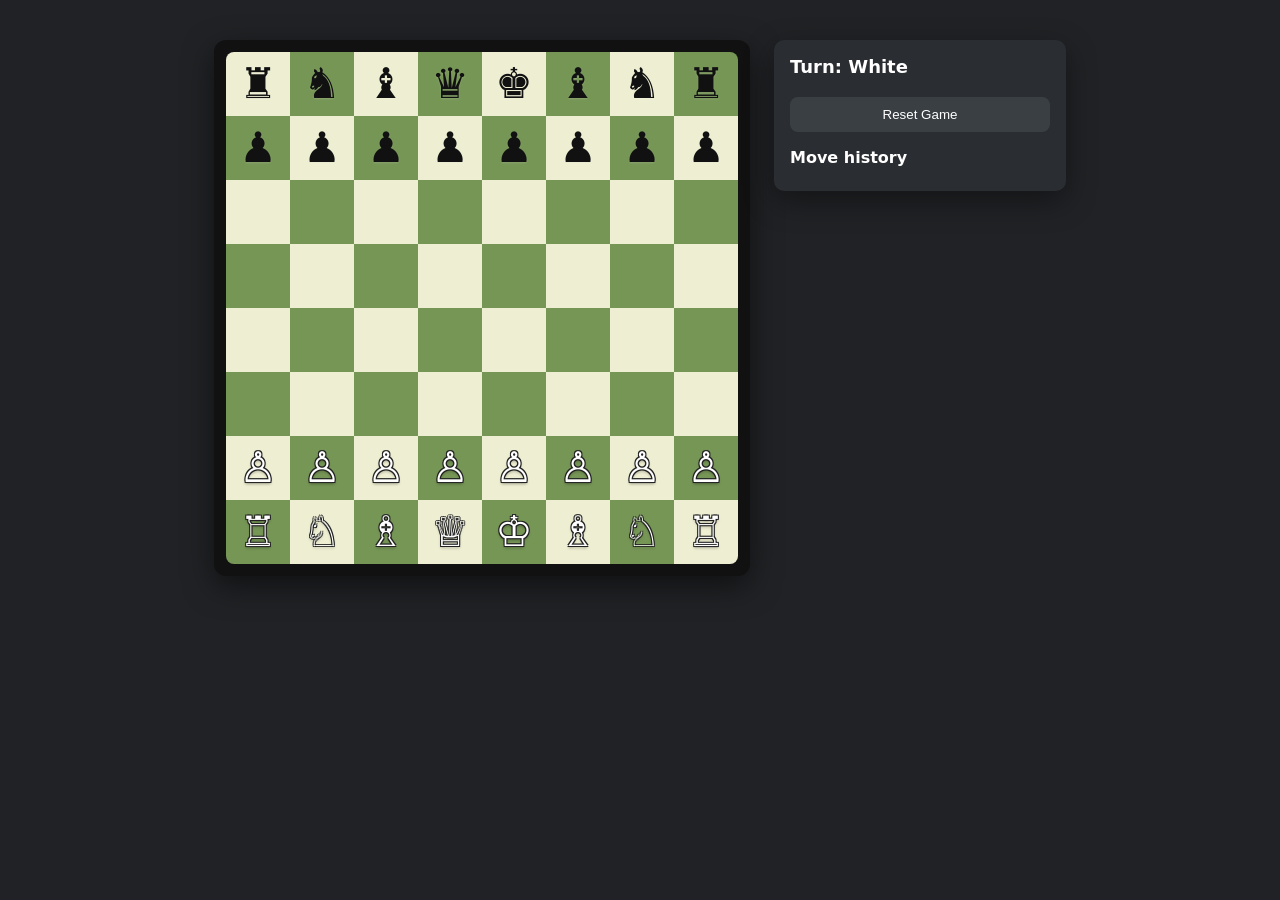
<file: index.html>
<!--
index.html
Description: Main landing page.
Author: Justin Norton
Last Updated: 05-19-2026
Notes: N/A
-->

<!doctype html>
<html lang="en">

<head>
  <meta charset="utf-8" />
  <meta name="viewport" content="width=device-width,initial-scale=1" />
  <title>Chess</title>
  <link rel="stylesheet" href="src/style.css">
</head>

<body>

  <div id="app">
    <div id="board-container">
      <div id="board"></div>
    </div>
    <div id="info">
      <div id="turn">Turn: White</div>
      <div id="status"></div>
      <button id="reset">Reset Game</button>
      <h4>Move history</h4>
      <div id="history"></div>
    </div>
  </div>

  <div id="promotion-modal" class="hidden">
    <div class="promotion-box">
      <h3>Promote Pawn</h3>

      <div class="promotion-options">
        <button data-piece="queen">♕</button>
        <button data-piece="rook">♖</button>
        <button data-piece="bishop">♗</button>
        <button data-piece="knight">♘</button>
      </div>
    </div>
  </div>

  <div id="game-over" class="hidden">
    <div class="game-over-box">
      <h2 id="game-over-title"></h2>
      <p id="game-over-message"></p>
      <button id="game-over-reset">New Game</button>
    </div>
  </div>

</body>

<!-- Scripts -->
<script type="module" src="src/main.js"></script>
</file>
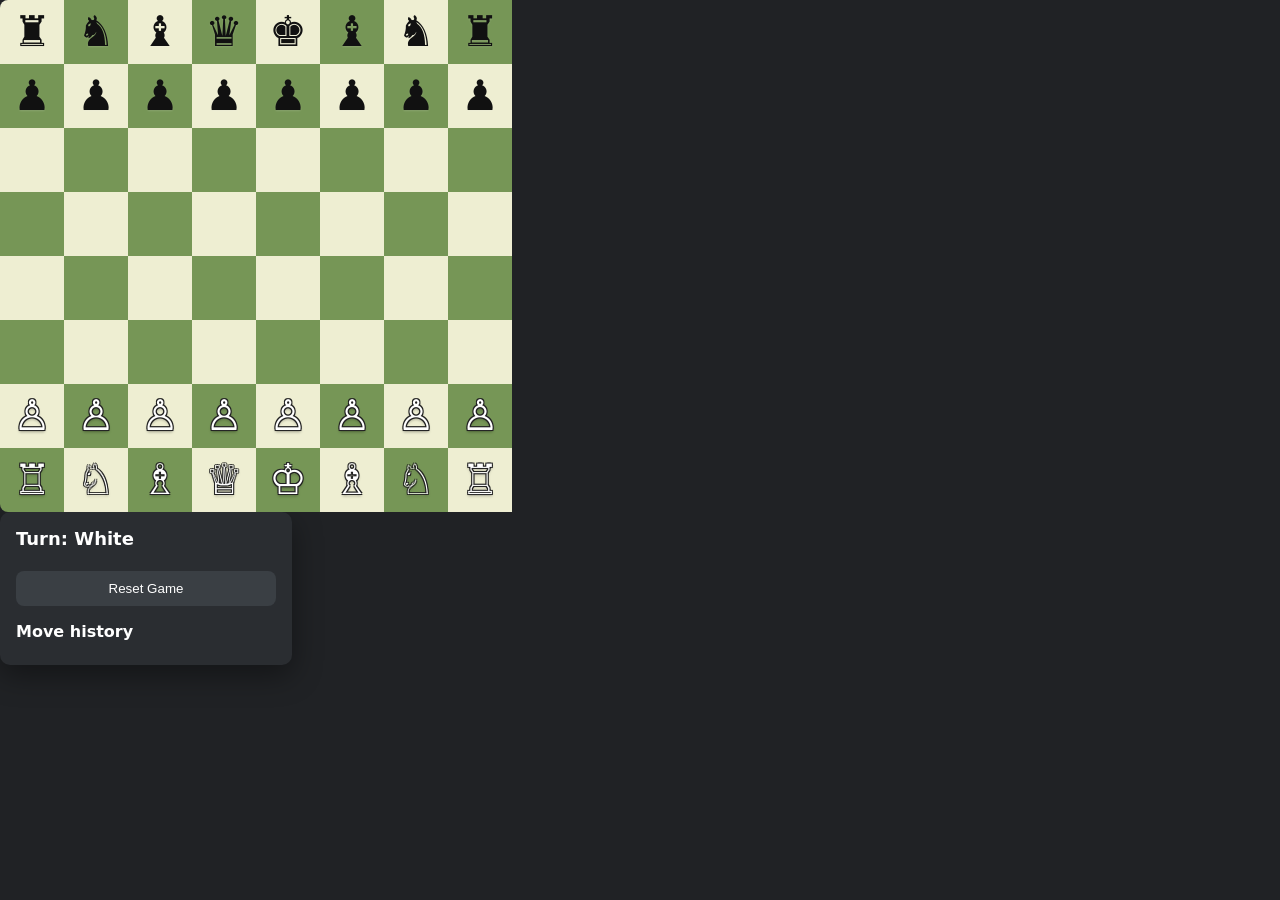
<file: public/index.html>
<!--
index.html
Description: Main landing page.
Author: Justin Norton
Last Updated: 05-19-2026
Notes: N/A
-->

<!doctype html>
<html lang="en">
<head>
  <meta charset="utf-8" />
  <meta name="viewport" content="width=device-width,initial-scale=1" />
  <title>Chess</title>
  <link rel="stylesheet" href="../src/style.css">
</head>

<body>

  <!-- Coordinates -->
  <div>
    <div class="coords"></div>
    <div id="board"></div>
  </div>

  <!-- Information -->
  <div id="info">
    <div id="turn">Turn: White</div>
    <div id="status"></div>
    <div style="margin-top:12px;"><button id="reset">Reset Game</button></div>
    <h4 style="margin-top:16px">Move history</h4>
    <div id="history"></div>
  </div>

</body>

<!-- Scripts -->
<script type="module" src="../src/main.js"></script>
</file>
<file: src/style.css>
/* =========================
 * Global Layout
 * ========================= */

body {
  margin: 0;
  font-family: system-ui, -apple-system, Segoe UI, Roboto, Arial;
  background: #202225;
  color: white;
}

#app {
  display: flex;
  justify-content: center;
  align-items: flex-start;
  gap: 24px;
  padding: 40px;
}

/* =========================
 * Board Wrapper
 * ========================= */

#board-container {
  padding: 12px;
  background: #111;
  border-radius: 12px;
  box-shadow: 0 10px 30px rgba(0,0,0,0.5);
}

/* =========================
 * Board Grid
 * ========================= */

#board {
  display: grid;
  grid-template-columns: repeat(8, 64px);
  grid-template-rows: repeat(8, 64px);
  border-radius: 8px;
  overflow: hidden;
}

/* =========================
 * Square
 * ========================= */

.square {
  width: 64px;
  height: 64px;
  display: flex;
  align-items: center;
  justify-content: center;
  font-size: 38px;
  cursor: pointer;
  user-select: none;
  transition: background 0.15s ease;
}

/* Chess.com like colors */
.light {
  background: #eeeed2;
}

.dark {
  background: #769656;
}

/* hover effect */
.square:hover {
  filter: brightness(1.08);
}

/* selected piece */
.square.selected {
  outline: 3px solid #f6f669;
}

/* legal move highlight */
.square.highlight {
  position: relative;
}

/* dot indicator like Chess.com */
.square.highlight::after {
  content: "";
  width: 18px;
  height: 18px;
  background: rgba(0, 0, 0, 0.25);
  border-radius: 50%;
  position: absolute;
}

/* capture highlight (optional future use) */
.square.capture::after {
  width: 100%;
  height: 100%;
  border: 3px solid rgba(0,0,0,0.25);
  background: transparent;
}

/* =========================
 * Side Panel
 * ========================= */

#info {
  width: 260px;
  background: #2a2d31;
  padding: 16px;
  border-radius: 10px;
  box-shadow: 0 10px 30px rgba(0,0,0,0.4);
}

#info h4 {
  margin-top: 16px;
  margin-bottom: 8px;
}

#turn {
  font-size: 18px;
  font-weight: 600;
  margin-bottom: 10px;
}

/* =========================
 * Buttons
 * ========================= */

button {
  width: 100%;
  padding: 10px;
  border: none;
  border-radius: 8px;
  background: #3a3f44;
  color: white;
  cursor: pointer;
  margin-top: 10px;
  transition: 0.2s;
}

button:hover {
  background: #4a5158;
}

/* =========================
 * Move History
 * ========================= */

#history {
  font-size: 14px;
  line-height: 1.4;
  max-height: 300px;
  overflow-y: auto;
}

/* =========================
 * Pieces
 * ========================= */

.piece {
  font-size: 42px;
  line-height: 1;
  pointer-events: none;
}

/* White pieces */
.white-piece {
  color: #ffffff;
  text-shadow:
    -1px -1px 0 #222,
     1px -1px 0 #222,
    -1px  1px 0 #222,
     1px  1px 0 #222,
     0px  2px 3px rgba(0,0,0,0.35);
}

/* Black pieces */
.black-piece {
  color: #111111;
  text-shadow:
    0px 1px 2px rgba(255,255,255,0.15);
}

/* =========================
 * Game Over Overlay
 * ========================= */

#game-over {
  position: fixed;
  top: 0;
  left: 0;
  width: 100%;
  height: 100%;
  background: rgba(0,0,0,0.6);
  display: flex;
  align-items: center;
  justify-content: center;
  z-index: 999;
}

#game-over.hidden {
  display: none;
}

.game-over-box {
  background: #2a2d31;
  padding: 24px;
  border-radius: 12px;
  text-align: center;
  width: 280px;
  box-shadow: 0 10px 30px rgba(0,0,0,0.5);
}

.game-over-box h2 {
  margin: 0 0 10px 0;
}

.game-over-box p {
  font-size: 14px;
  opacity: 0.85;
  margin-bottom: 16px;
}

.game-over-box button {
  width: 100%;
}

/* =========================
 * Move History Panel
 * ========================= */

#history {
  font-size: 13px;
  max-height: 320px;
  overflow-y: auto;
  padding-right: 6px;
}

/* each move row */
.history-row {
  display: grid;
  grid-template-columns: 28px 1fr 1fr;
  padding: 4px 6px;
  border-radius: 6px;
  cursor: default;
}

/* hover effect like Chess.com */
.history-row:hover {
  background: rgba(255, 255, 255, 0.06);
}

/* move number */
.move-number {
  opacity: 0.6;
  text-align: right;
  padding-right: 6px;
}

/* moves */
.move {
  padding-left: 6px;
  font-family: monospace;
}

/* white vs black styling */
.white-move {
  color: #ffffff;
}

.black-move {
  color: #cfcfcf;
}

.history-row {
  display: flex;
  align-items: center;
  gap: 8px;

  white-space: nowrap;
}

.history-row span {
  white-space: nowrap;
}

#history {
  overflow-x: auto;
}

#history {
  max-height: 300px;
  overflow-y: auto;
  font-family: system-ui, sans-serif;
  font-size: 14px;
}

/* =========================
 * Promotion Overlay
 * ========================= */

#promotion-modal {
  position: fixed;
  inset: 0;
  background: rgba(0,0,0,0.6);
  display: flex;
  align-items: center;
  justify-content: center;
  z-index: 999;
}

#promotion-modal.hidden {
  display: none;
}

.promotion-box {
  background: #2b2b2b;
  padding: 20px;
  border-radius: 10px;
  text-align: center;
  color: white;
  min-width: 220px;
}

.promotion-options {
  display: flex;
  justify-content: space-around;
  margin-top: 12px;
}

.promotion-options button {
  font-size: 28px;
  background: #3a3a3a;
  border: none;
  border-radius: 8px;
  padding: 10px;
  cursor: pointer;
  transition: 0.15s;
}

.promotion-options button:hover {
  background: #555;
  transform: scale(1.1);
}
</file>
